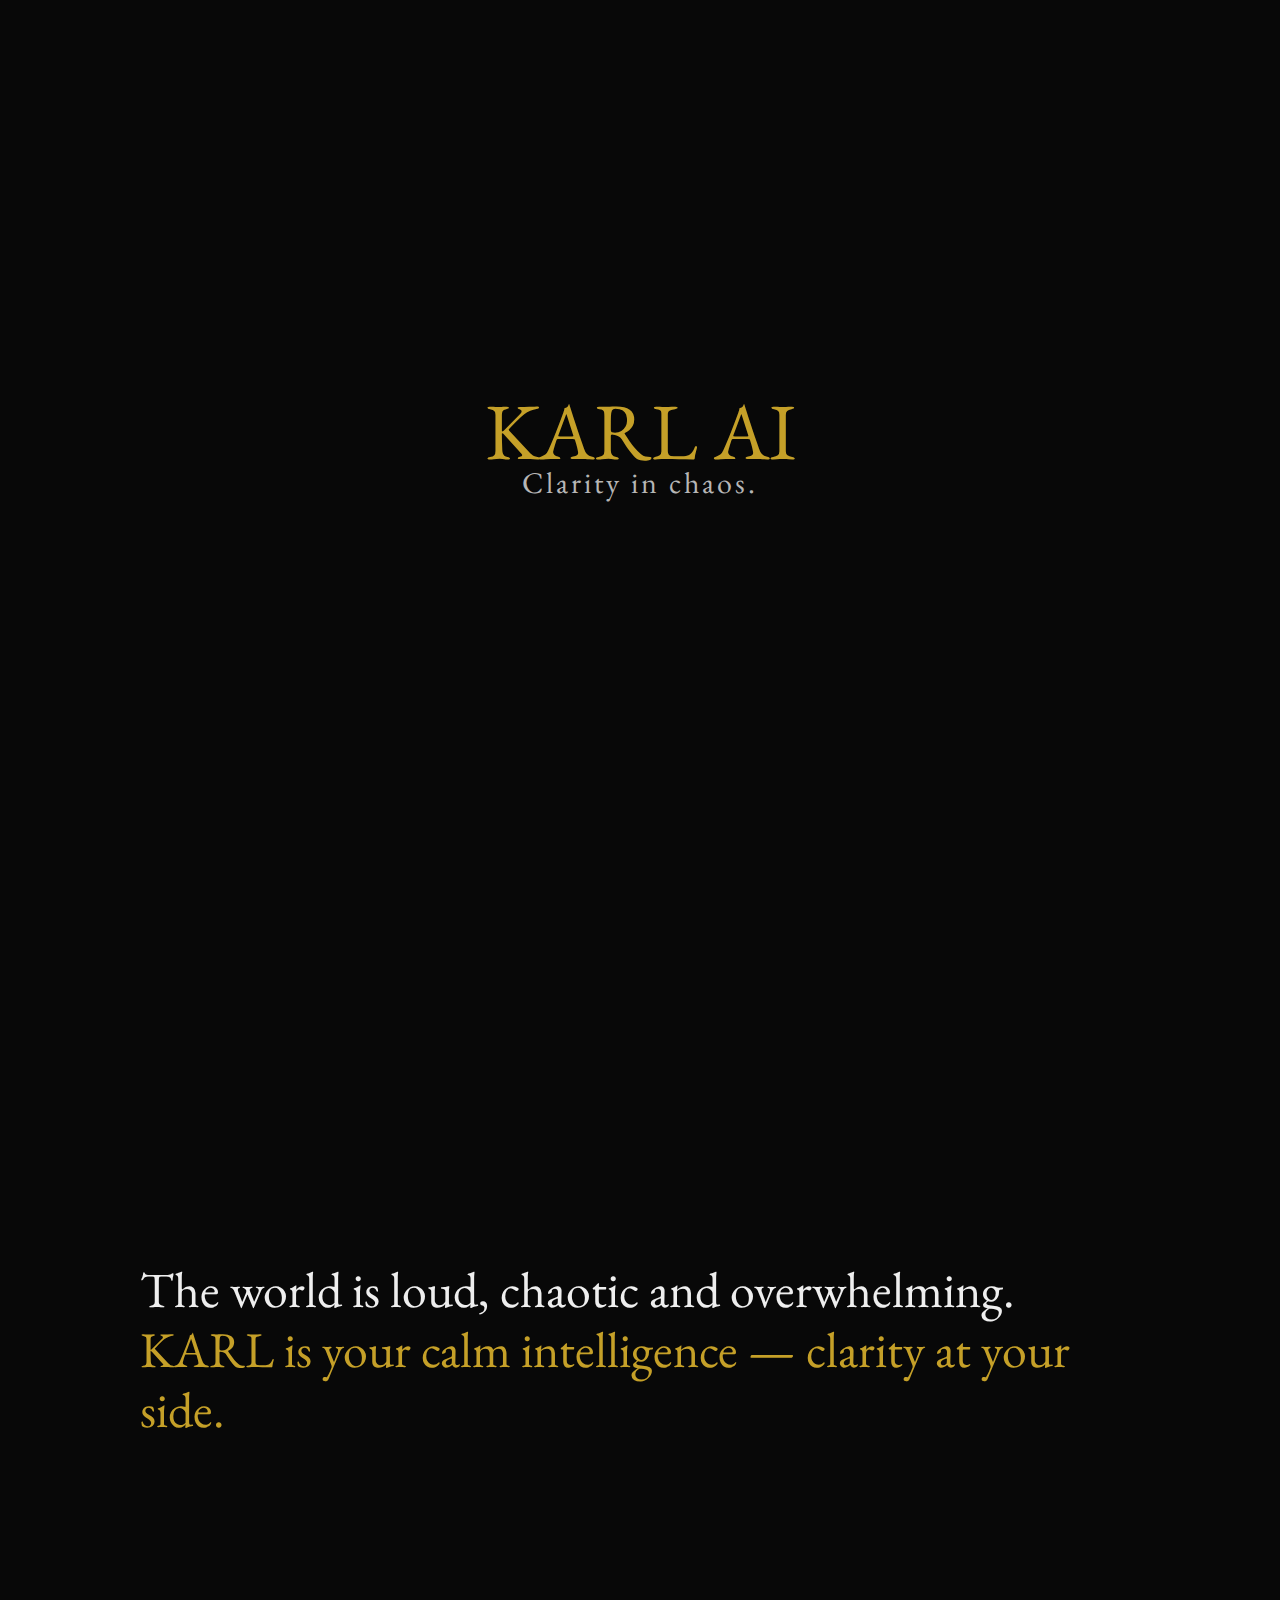
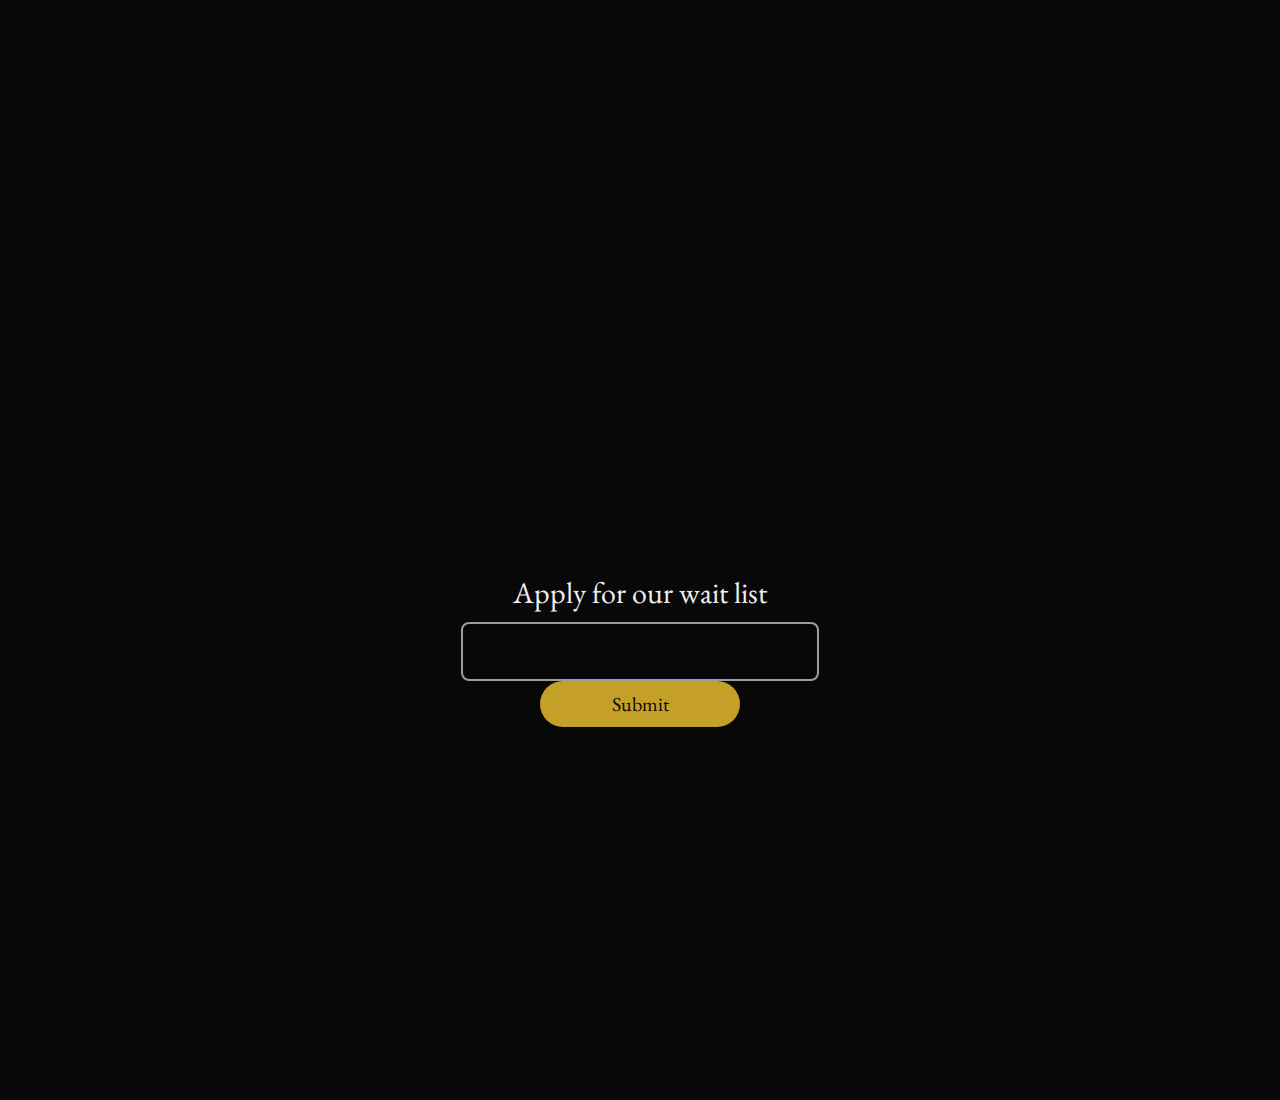
<file: index.html>
<!DOCTYPE html>
<html lang="en">

<head>
  <meta charset="UTF-8">
  <meta name="viewport" content="width=device-width, initial-scale=1.0">
  <link rel="stylesheet" href="static/styles.css">
  <link rel="preconnect" href="https://fonts.googleapis.com">
  <link rel="preconnect" href="https://fonts.gstatic.com" crossorigin>
  <link href="https://fonts.googleapis.com/css2?family=EB+Garamond:ital,wght@0,400..800;1,400..800&display=swap"
    rel="stylesheet">
  <title>KARL AI</title>
</head>

<body>
  <section class="slide flex">
    <div class="title-container flex flex-column">
      <h1>KARL AI</h1>
      <h3>Clarity in chaos.</h3>
    </div>
  </section>

  <section class="slide flex">
    <div class="flex flex-column align-start max-1000">
      <h2>The world is loud, chaotic and overwhelming.</h2>
      <h2 class="gold">KARL is your calm intelligence — clarity at your side.</h2>
    </div>
  </section>

  <section class="slide flex">
    <div class="signup flex flex-column justify-space-between">
      <h4>Apply for our wait list</h4>
      <input type="email">
      <button class="gold">Submit</button>
    </div>
  </section>

  <script src="static/main.js"></script>
</body>

</html>
</file>
<file: static/styles.css>
:root {
    --color-black: #080808;
    --color-gold: #c5a028;
    --color-dark-gold: #ac8b20;
    --color-white: #eeeeee;
    --color-whitish: #9d9d9d;
}

html,
body {
    margin: 0;
    background: var(--color-black);
    height: 100%;
    font-family: "EB Garamond";
    scroll-behavior: smooth;
}

.scroller {
    height: 100vh;
    overflow-y: scroll;
    scroll-snap-type: y mandatory;
    scroll-snap-stop: always;
    -webkit-overflow-scrolling: touch;
}

.flex {
    display: flex;
    justify-content: center;
    align-items: center;
    flex-direction: row;
}

.flex-column {
    flex-direction: column;
}

.align-start {
    align-items: flex-start;
}

.justify-space-between {
    justify-content: space-between;
}

section.slide {
    height: 100vh;
    color: var(--color-white);
    scroll-snap-align: start;
    box-sizing: border-box;
}

section.slide .signup form {
    height: 120px;
}

section.slide .signup h4 {
    font-size: 30px;
    font-weight: 100;
    margin: 0 0 10px 0;
}

.title-container h1 {
    color: var(--color-gold);
    font-size: 60px;
    line-height: 60px;
    font-weight: 300;
    margin: 0;
}

input {
    background: var(--color-black);
    color: var(--color-white);
    border: 2px solid var(--color-whitish);
    padding: 12px 20px;
    font-size: 24px;
    letter-spacing: 1px;
    outline: none;
    border-radius: 8px;
    transition: all 0.3s ease;
    width: 100%;
    box-sizing: border-box;
    font-family: inherit;
}

input:focus {
    border-color: var(--color-white);
    background: #111;
}

button {
    padding: 10px;
    border-radius: 40px;
    width: 200px;
    border: none;
    background: rgb(34, 34, 34);
    color: var(--color-white);
    font-size: 20px;
    cursor: pointer;
    transition: all .3s ease;
    font-family: inherit;
}

button.gold {
    color: var(--color-black);
    background: var(--color-gold);
}

.text-center {
    text-align: center;
}

button.gold:hover {
    background: var(--color-dark-gold);
}

h2 {
    font-size: 28px;
    line-height: 1.2;
    font-weight: 100;
    margin: 0;
}

h2.gold {
    color: var(--color-gold);
}

h3 {
    margin: 0;
    color: rgb(182, 182, 182);
    font-weight: 100;
    letter-spacing: 1px;
}

h5 {
    color: rgb(83, 83, 83);
    margin: 0;
    font-size: 14px;
    font-weight: 100;
    letter-spacing: 2px;
}

.simple-margin {
    margin: 0 20px;
}

.max-1000 {
    max-width: 1000px;
}

.meaningful {
    padding: 20px 5px;
    border-top: solid 1px rgb(83, 83, 83);
    border-bottom: solid 1px rgb(83, 83, 83);
}

@media (min-width: 1024px) {
    .title-container h1 {
        font-size: 80px;
        line-height: 80%;
    }

    .title-container h3 {
        font-size: 30px;
        letter-spacing: 3px;
        margin: 0;
    }

    .input-container input {
        font-size: 28px;
        padding: 16px 24px;
    }

    section.slide {
        padding: 0 80px;
    }

    h2 {
        font-size: 50px;
        line-height: 60px;
    }

    h4 {

    }
}
</file>
